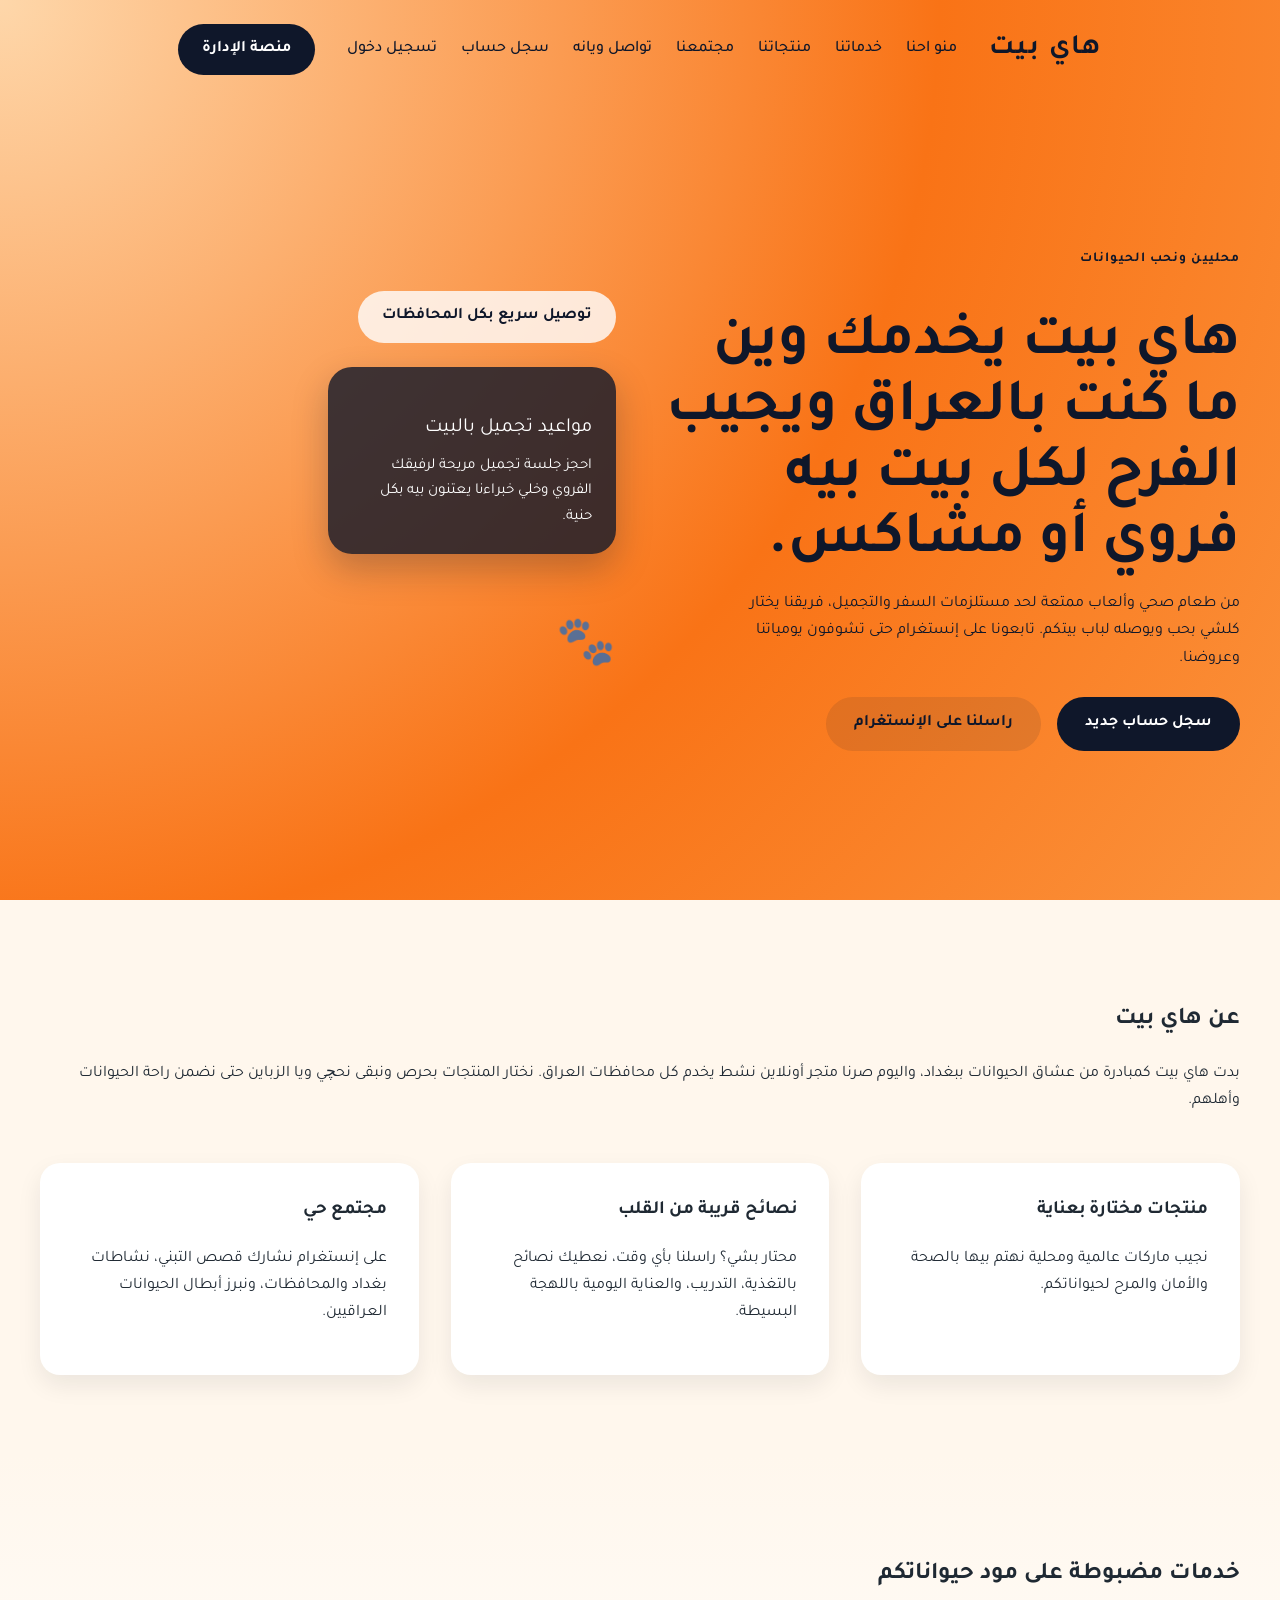
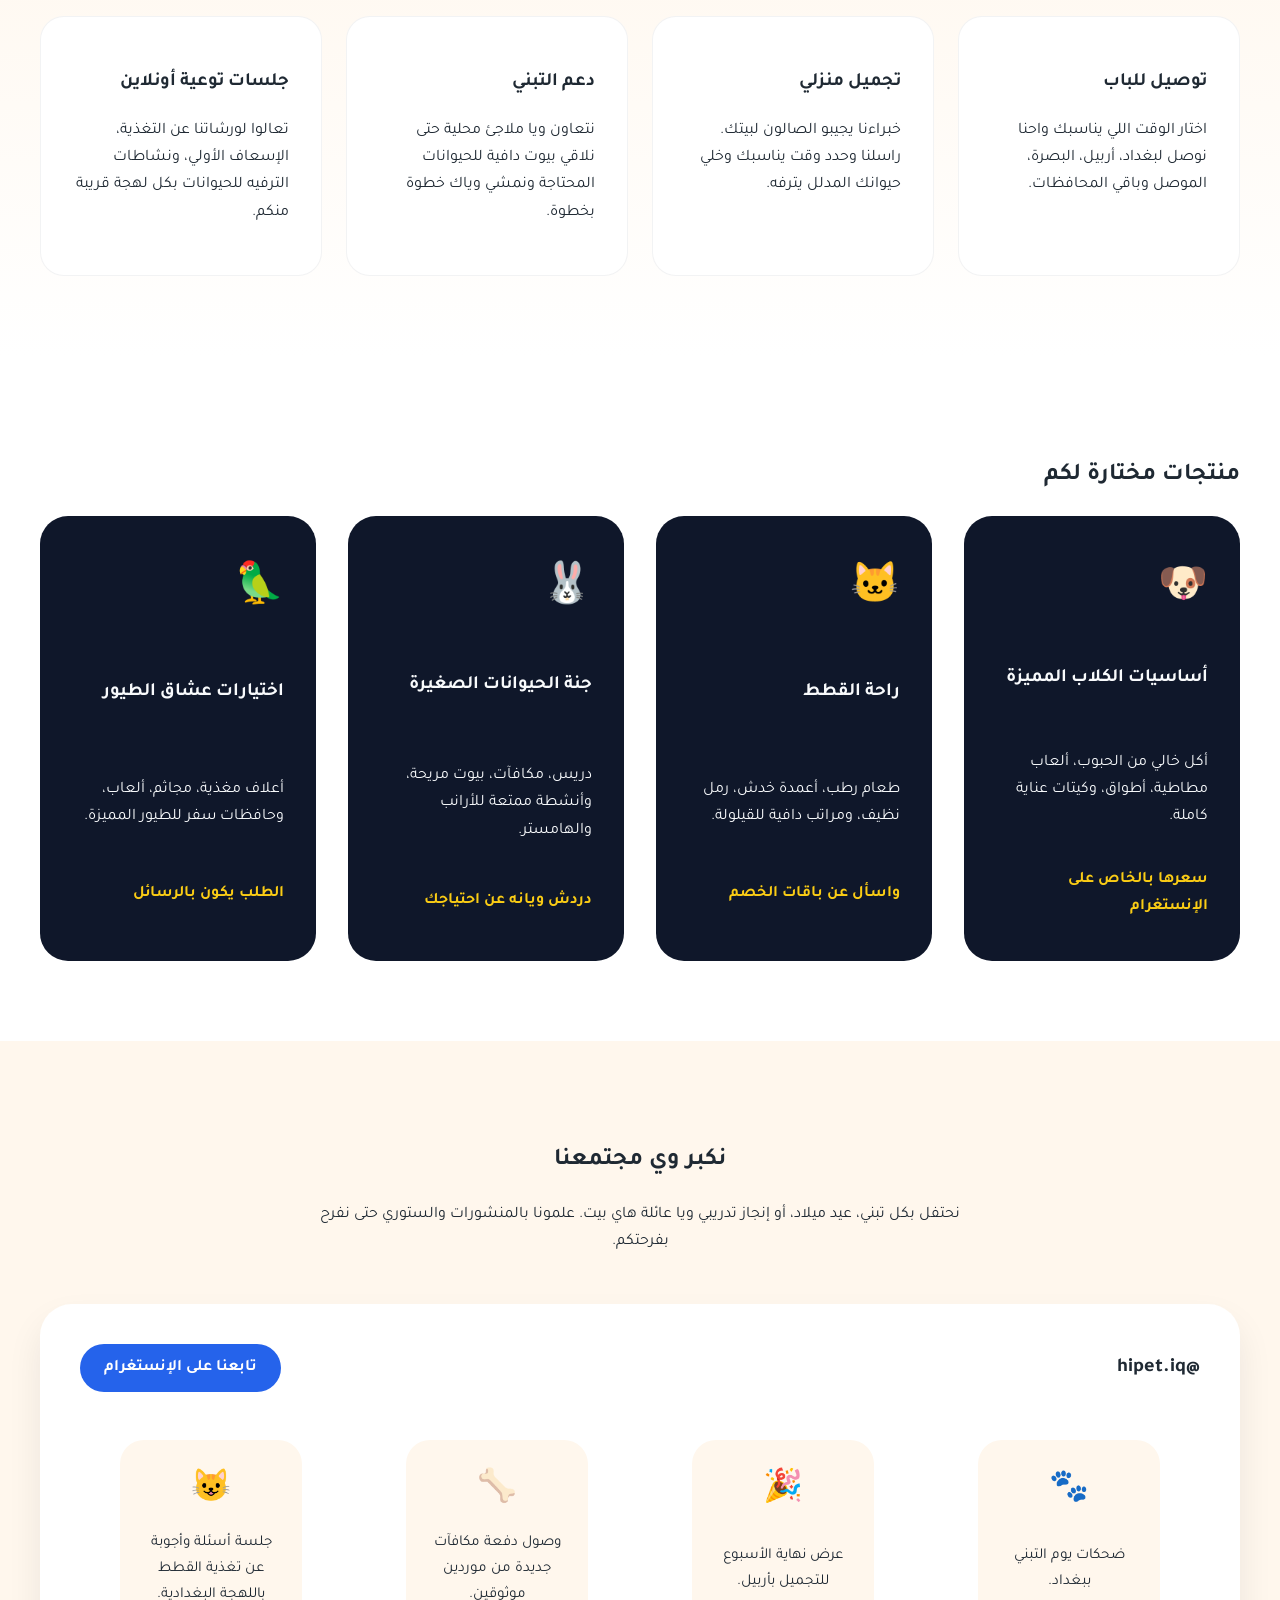
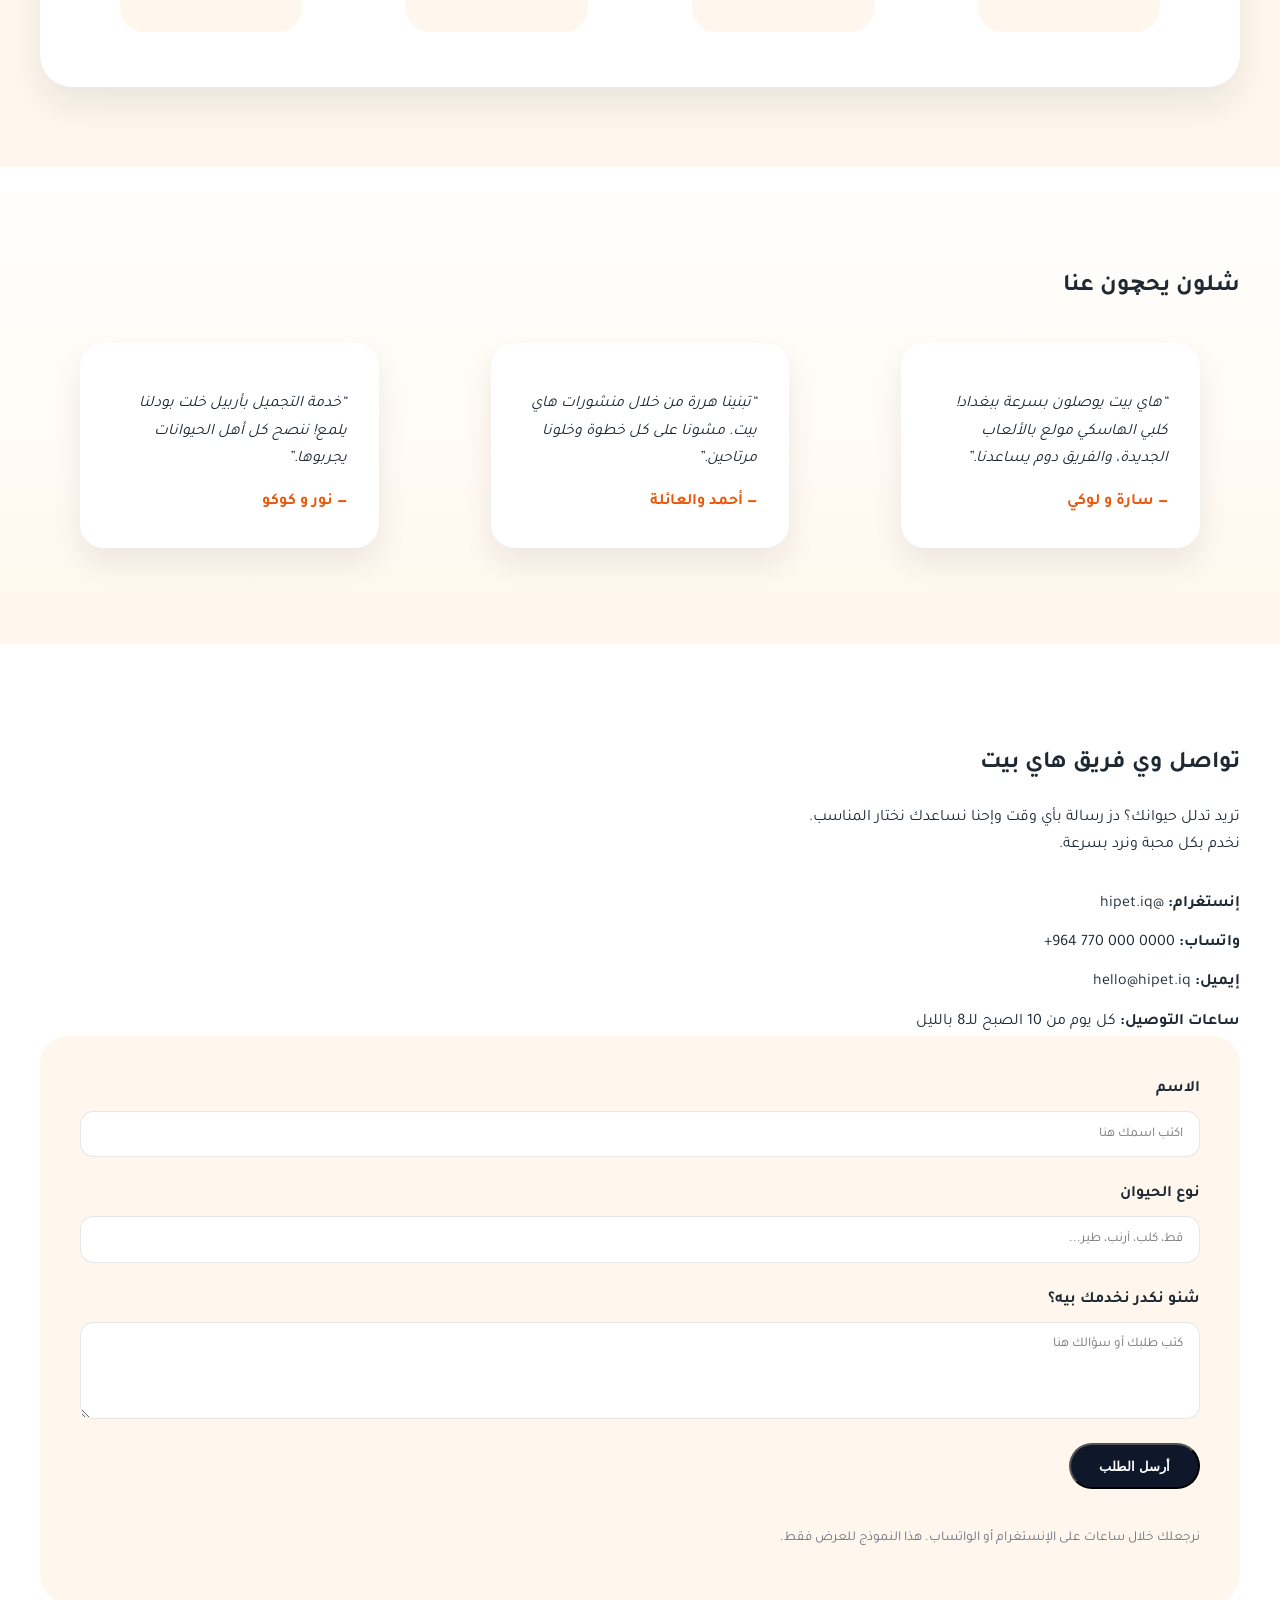
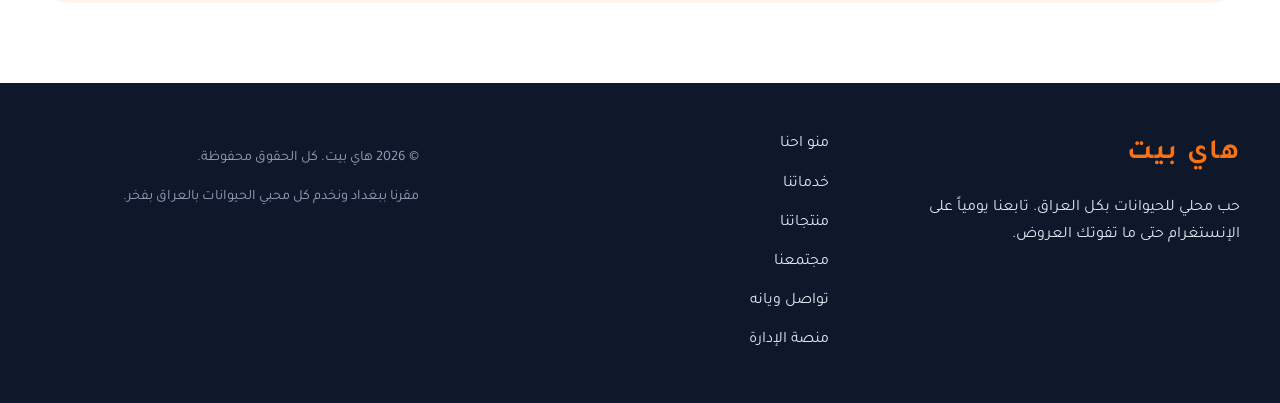
<file: index.html>
<!DOCTYPE html>
<html lang="ar" dir="rtl">
  <head>
    <meta charset="UTF-8" />
    <meta name="viewport" content="width=device-width, initial-scale=1.0" />
    <title>هاي بيت | متجر الحيوانات الأليفة أونلاين في العراق</title>
    <meta
      name="description"
      content="هاي بيت هو متجر الحيوانات الأليفة الأونلاين الأقرب إلكم بالعراق. نوصل المستلزمات، نخدمكم بالتجميل، ونبقى متواصلين وياكم على الإنستغرام."
    />
    <link rel="preconnect" href="https://fonts.googleapis.com" />
    <link rel="preconnect" href="https://fonts.gstatic.com" crossorigin />
    <link
      href="https://fonts.googleapis.com/css2?family=Tajawal:wght@400;500;700;800&display=swap"
      rel="stylesheet"
    />
    <link rel="stylesheet" href="styles.css" />
  </head>
  <body>
    <header class="hero">
      <nav class="nav">
        <div class="logo">هاي بيت</div>
        <ul class="nav__links">
          <li><a href="#about">منو احنا</a></li>
          <li><a href="#services">خدماتنا</a></li>
          <li><a href="#products">منتجاتنا</a></li>
          <li><a href="#community">مجتمعنا</a></li>
          <li><a href="#contact">تواصل ويانه</a></li>
          <li><a href="register.html">سجل حساب</a></li>
          <li><a href="login.html">تسجيل دخول</a></li>
        </ul>
        <a class="nav__cta" href="admin.html">منصة الإدارة</a>
      </nav>
      <div class="hero__content">
        <div class="hero__text">
          <p class="eyebrow">محليين ونحب الحيوانات</p>
          <h1>
            هاي بيت يخدمك وين ما كنت بالعراق ويجيب الفرح لكل بيت بيه فروي أو مشاكس.
          </h1>
          <p>
            من طعام صحي وألعاب ممتعة لحد مستلزمات السفر والتجميل، فريقنا يختار كلشي بحب
            ويوصله لباب بيتكم. تابعونا على إنستغرام حتى تشوفون يومياتنا وعروضنا.
          </p>
          <div class="hero__actions">
            <a class="btn btn--primary" href="register.html">سجل حساب جديد</a>
            <a class="btn btn--secondary" href="https://instagram.com/hipet.iq" target="_blank" rel="noreferrer"
              >راسلنا على الإنستغرام</a
            >
          </div>
        </div>
        <div class="hero__media" role="presentation">
          <div class="hero__badge">توصيل سريع بكل المحافظات</div>
          <div class="hero__card">
            <p class="hero__card-title">مواعيد تجميل بالبيت</p>
            <p class="hero__card-body">
              احجز جلسة تجميل مريحة لرفيقك الفروي وخلي خبراءنا يعتنون بيه بكل حنية.
            </p>
          </div>
          <div class="hero__paw-print" aria-hidden="true">🐾</div>
        </div>
      </div>
    </header>

    <main>
      <section id="about" class="section about">
        <div class="section__content">
          <h2>عن هاي بيت</h2>
          <p>
            بدت هاي بيت كمبادرة من عشاق الحيوانات ببغداد، واليوم صرنا متجر أونلاين نشط يخدم كل محافظات العراق.
            نختار المنتجات بحرص ونبقى نحچي ويا الزباين حتى نضمن راحة الحيوانات وأهلهم.
          </p>
          <div class="about__grid">
            <article class="about__item">
              <h3>منتجات مختارة بعناية</h3>
              <p>
                نجيب ماركات عالمية ومحلية نهتم بيها بالصحة والأمان والمرح لحيواناتكم.
              </p>
            </article>
            <article class="about__item">
              <h3>نصائح قريبة من القلب</h3>
              <p>
                محتار بشي؟ راسلنا بأي وقت، نعطيك نصائح بالتغذية، التدريب، والعناية اليومية باللهجة البسيطة.
              </p>
            </article>
            <article class="about__item">
              <h3>مجتمع حي</h3>
              <p>
                على إنستغرام نشارك قصص التبني، نشاطات بغداد والمحافظات، ونبرز أبطال الحيوانات العراقيين.
              </p>
            </article>
          </div>
        </div>
      </section>

      <section id="services" class="section services">
        <div class="section__content">
          <h2>خدمات مضبوطة على مود حيواناتكم</h2>
          <div class="services__grid">
            <article class="service-card">
              <h3>توصيل للباب</h3>
              <p>
                اختار الوقت اللي يناسبك واحنا نوصل لبغداد، أربيل، البصرة، الموصل وباقي المحافظات.
              </p>
            </article>
            <article class="service-card">
              <h3>تجميل منزلي</h3>
              <p>
                خبراءنا يجيبو الصالون لبيتك. راسلنا وحدد وقت يناسبك وخلي حيوانك المدلل يترفه.
              </p>
            </article>
            <article class="service-card">
              <h3>دعم التبني</h3>
              <p>
                نتعاون ويا ملاجئ محلية حتى نلاقي بيوت دافية للحيوانات المحتاجة ونمشي وياك خطوة بخطوة.
              </p>
            </article>
            <article class="service-card">
              <h3>جلسات توعية أونلاين</h3>
              <p>
                تعالوا لورشاتنا عن التغذية، الإسعاف الأولي، ونشاطات الترفيه للحيوانات بكل لهجة قريبة منكم.
              </p>
            </article>
          </div>
        </div>
      </section>

      <section id="products" class="section products">
        <div class="section__content">
          <h2>منتجات مختارة لكم</h2>
          <div class="products__grid">
            <article class="product-card">
              <div class="product-card__icon" aria-hidden="true">🐶</div>
              <h3>أساسيات الكلاب المميزة</h3>
              <p>أكل خالي من الحبوب، ألعاب مطاطية، أطواق، وكيتات عناية كاملة.</p>
              <a class="product-card__cta" href="https://instagram.com/hipet.iq" target="_blank" rel="noreferrer"
                >سعرها بالخاص على الإنستغرام</a
              >
            </article>
            <article class="product-card">
              <div class="product-card__icon" aria-hidden="true">🐱</div>
              <h3>راحة القطط</h3>
              <p>طعام رطب، أعمدة خدش، رمل نظيف، ومراتب دافية للقيلولة.</p>
              <a class="product-card__cta" href="https://instagram.com/hipet.iq" target="_blank" rel="noreferrer"
                >واسأل عن باقات الخصم</a
              >
            </article>
            <article class="product-card">
              <div class="product-card__icon" aria-hidden="true">🐰</div>
              <h3>جنة الحيوانات الصغيرة</h3>
              <p>دريس، مكافآت، بيوت مريحة، وأنشطة ممتعة للأرانب والهامستر.</p>
              <a class="product-card__cta" href="https://instagram.com/hipet.iq" target="_blank" rel="noreferrer"
                >دردش ويانه عن احتياجك</a
              >
            </article>
            <article class="product-card">
              <div class="product-card__icon" aria-hidden="true">🦜</div>
              <h3>اختيارات عشاق الطيور</h3>
              <p>أعلاف مغذية، مجاثم، ألعاب، وحافظات سفر للطيور المميزة.</p>
              <a class="product-card__cta" href="https://instagram.com/hipet.iq" target="_blank" rel="noreferrer"
                >الطلب يكون بالرسائل</a
              >
            </article>
          </div>
        </div>
      </section>

      <section id="community" class="section community">
        <div class="section__content">
          <div class="community__intro">
            <h2>نكبر وي مجتمعنا</h2>
            <p>
              نحتفل بكل تبني، عيد ميلاد، أو إنجاز تدريبي ويا عائلة هاي بيت. علمونا بالمنشورات والستوري حتى نفرح
              بفرحتكم.
            </p>
          </div>
          <div class="community__instagram">
            <div class="instagram__header">
              <span class="instagram__tag">@hipet.iq</span>
              <a class="instagram__cta" href="https://instagram.com/hipet.iq" target="_blank" rel="noreferrer"
                >تابعنا على الإنستغرام</a
              >
            </div>
            <div class="instagram__grid">
              <figure class="instagram__item">
                <div class="placeholder" aria-hidden="true">🐾</div>
                <figcaption>ضحكات يوم التبني ببغداد.</figcaption>
              </figure>
              <figure class="instagram__item">
                <div class="placeholder" aria-hidden="true">🎉</div>
                <figcaption>عرض نهاية الأسبوع للتجميل بأربيل.</figcaption>
              </figure>
              <figure class="instagram__item">
                <div class="placeholder" aria-hidden="true">🦴</div>
                <figcaption>وصول دفعة مكافآت جديدة من موردين موثوقين.</figcaption>
              </figure>
              <figure class="instagram__item">
                <div class="placeholder" aria-hidden="true">😺</div>
                <figcaption>جلسة أسئلة وأجوبة عن تغذية القطط باللهجة البغدادية.</figcaption>
              </figure>
            </div>
          </div>
        </div>
      </section>

      <section class="section testimonials">
        <div class="section__content">
          <h2>شلون يحچون عنا</h2>
          <div class="testimonials__grid">
            <blockquote class="testimonial">
              <p>
                “هاي بيت يوصلون بسرعة ببغداد! كلبي الهاسكي مولع بالألعاب الجديدة، والفريق دوم يساعدنا.”
              </p>
              <cite>— سارة و لوكي</cite>
            </blockquote>
            <blockquote class="testimonial">
              <p>
                “تبنينا هررة من خلال منشورات هاي بيت. مشونا على كل خطوة وخلونا مرتاحين.”
              </p>
              <cite>— أحمد والعائلة</cite>
            </blockquote>
            <blockquote class="testimonial">
              <p>
                “خدمة التجميل بأربيل خلت بودلنا يلمع! ننصح كل أهل الحيوانات يجربوها.”
              </p>
              <cite>— نور و كوكو</cite>
            </blockquote>
          </div>
        </div>
      </section>

      <section id="contact" class="section contact">
        <div class="section__content">
          <div class="contact__info">
            <h2>تواصل وي فريق هاي بيت</h2>
            <p>
              تريد تدلل حيوانك؟ دز رسالة بأي وقت وإحنا نساعدك نختار المناسب. نخدم بكل محبة ونرد بسرعة.
            </p>
            <ul class="contact__list">
              <li><strong>إنستغرام:</strong> <a href="https://instagram.com/hipet.iq" target="_blank" rel="noreferrer">@hipet.iq</a></li>
              <li><strong>واتساب:</strong> ‎+964 770 000 0000</li>
              <li><strong>إيميل:</strong> hello@hipet.iq</li>
              <li><strong>ساعات التوصيل:</strong> كل يوم من 10 الصبح للـ8 بالليل</li>
            </ul>
          </div>
          <form class="contact__form" aria-label="نموذج تواصل">
            <div class="form__row">
              <label class="form__label" for="name">الاسم</label>
              <input class="form__input" type="text" id="name" name="name" placeholder="اكتب اسمك هنا" />
            </div>
            <div class="form__row">
              <label class="form__label" for="pet">نوع الحيوان</label>
              <input
                class="form__input"
                type="text"
                id="pet"
                name="pet"
                placeholder="قط، كلب، أرنب، طير..."
              />
            </div>
            <div class="form__row">
              <label class="form__label" for="message">شنو نكدر نخدمك بيه؟</label>
              <textarea
                class="form__input form__input--textarea"
                id="message"
                name="message"
                rows="4"
                placeholder="كتب طلبك أو سؤالك هنا"
              ></textarea>
            </div>
            <button class="btn btn--primary form__submit" type="submit">أرسل الطلب</button>
            <p class="form__note">
              نرجعلك خلال ساعات على الإنستغرام أو الواتساب. هذا النموذج للعرض فقط.
            </p>
          </form>
        </div>
      </section>
    </main>

    <footer class="footer">
      <div class="footer__content">
        <div>
          <div class="logo logo--footer">هاي بيت</div>
          <p>حب محلي للحيوانات بكل العراق. تابعنا يومياً على الإنستغرام حتى ما تفوتك العروض.</p>
        </div>
        <div class="footer__links">
          <a href="#about">منو احنا</a>
          <a href="#services">خدماتنا</a>
          <a href="#products">منتجاتنا</a>
          <a href="#community">مجتمعنا</a>
          <a href="#contact">تواصل ويانه</a>
          <a href="admin.html">منصة الإدارة</a>
        </div>
        <div class="footer__meta">
          <p>© <span id="year"></span> هاي بيت. كل الحقوق محفوظة.</p>
          <p>مقرنا ببغداد ونخدم كل محبي الحيوانات بالعراق بفخر.</p>
        </div>
      </div>
    </footer>

    <script src="scripts.js"></script>
  </body>
</html>
</file>
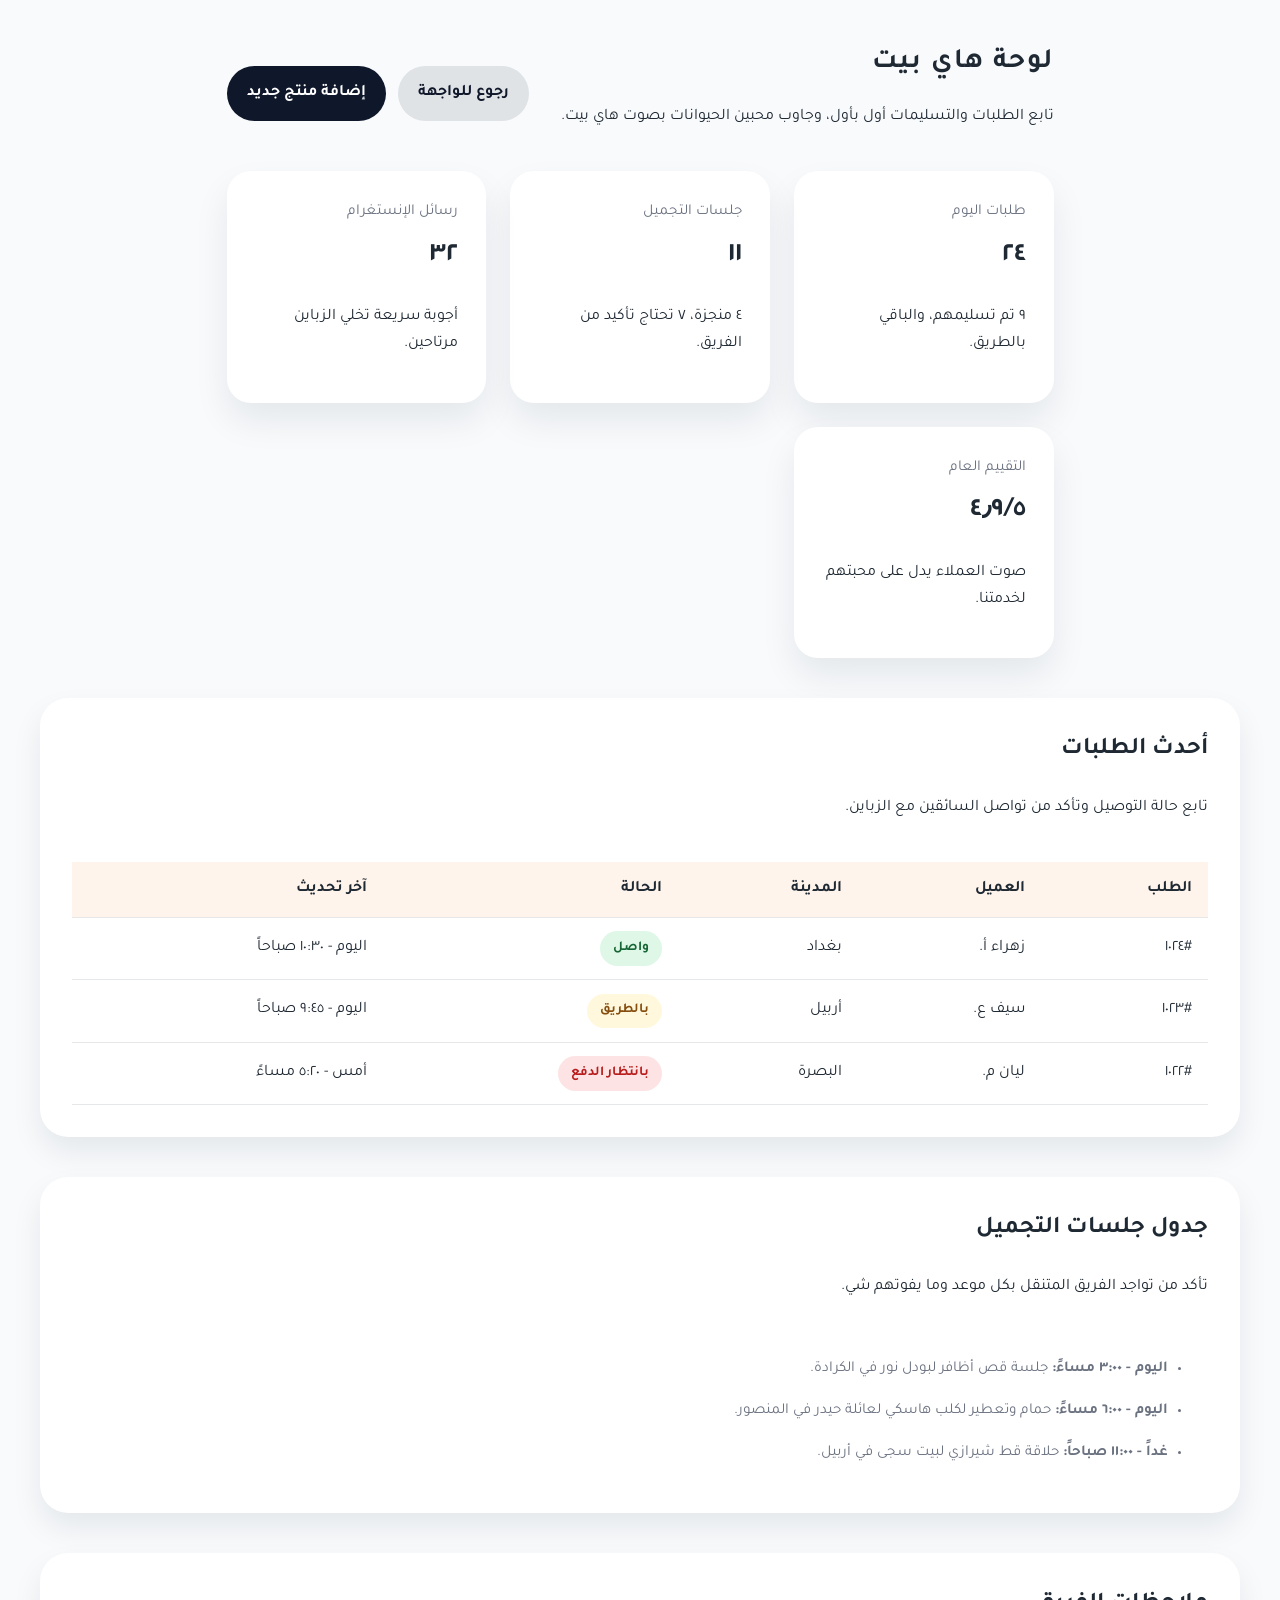
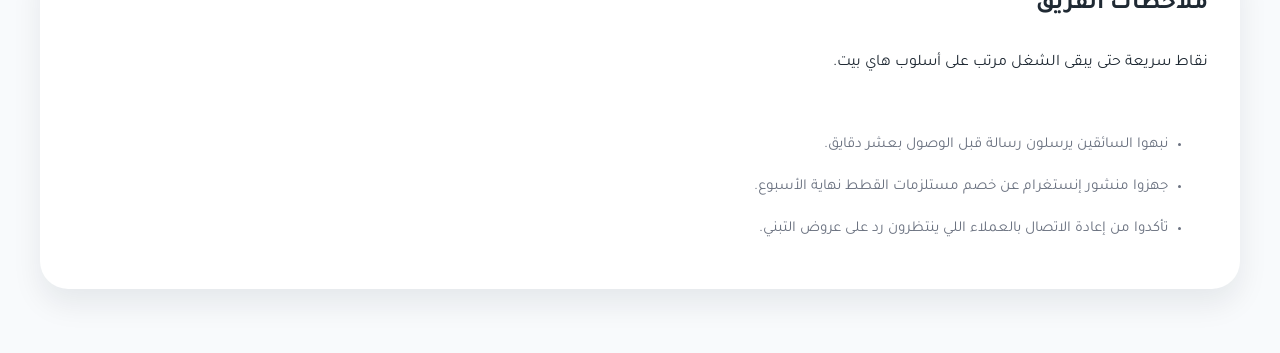
<file: admin.html>
<!DOCTYPE html>
<html lang="ar" dir="rtl">
  <head>
    <meta charset="UTF-8" />
    <meta name="viewport" content="width=device-width, initial-scale=1.0" />
    <title>منصة الإدارة | هاي بيت</title>
    <meta
      name="description"
      content="منصة إدارة هاي بيت لمتابعة الطلبات، جدول التجميل، ورسائل العملاء بلهجتنا العراقية."
    />
    <link rel="preconnect" href="https://fonts.googleapis.com" />
    <link rel="preconnect" href="https://fonts.gstatic.com" crossorigin />
    <link
      href="https://fonts.googleapis.com/css2?family=Tajawal:wght@400;500;700;800&display=swap"
      rel="stylesheet"
    />
    <link rel="stylesheet" href="styles.css" />
  </head>
  <body>
    <main class="admin">
      <header class="admin__header">
        <div class="admin__topbar">
          <div>
            <div class="logo">لوحة هاي بيت</div>
            <p>تابع الطلبات والتسليمات أول بأول، وجاوب محبين الحيوانات بصوت هاي بيت.</p>
          </div>
          <div class="admin__actions">
            <a class="btn btn--secondary" href="index.html">رجوع للواجهة</a>
            <a class="btn btn--primary" href="#">إضافة منتج جديد</a>
          </div>
        </div>
        <div class="admin__stats">
          <article class="stat-card">
            <span>طلبات اليوم</span>
            <strong>٢٤</strong>
            <p>٩ تم تسليمهم، والباقي بالطريق.</p>
          </article>
          <article class="stat-card">
            <span>جلسات التجميل</span>
            <strong>١١</strong>
            <p>٤ منجزة، ٧ تحتاج تأكيد من الفريق.</p>
          </article>
          <article class="stat-card">
            <span>رسائل الإنستغرام</span>
            <strong>٣٢</strong>
            <p>أجوبة سريعة تخلي الزباين مرتاحين.</p>
          </article>
          <article class="stat-card">
            <span>التقييم العام</span>
            <strong>٤٫٩/٥</strong>
            <p>صوت العملاء يدل على محبتهم لخدمتنا.</p>
          </article>
        </div>
      </header>

      <div class="admin__content">
        <section class="admin__section" aria-labelledby="orders-title">
          <div class="admin__section-header">
            <h2 id="orders-title">أحدث الطلبات</h2>
            <p>تابع حالة التوصيل وتأكد من تواصل السائقين مع الزباين.</p>
          </div>
          <div class="admin__table-wrapper">
            <table class="admin__table">
              <thead>
                <tr>
                  <th scope="col">الطلب</th>
                  <th scope="col">العميل</th>
                  <th scope="col">المدينة</th>
                  <th scope="col">الحالة</th>
                  <th scope="col">آخر تحديث</th>
                </tr>
              </thead>
              <tbody>
                <tr>
                  <td>#١٠٢٤</td>
                  <td>زهراء أ.</td>
                  <td>بغداد</td>
                  <td><span class="badge badge--success">واصل</span></td>
                  <td>اليوم - ١٠:٣٠ صباحاً</td>
                </tr>
                <tr>
                  <td>#١٠٢٣</td>
                  <td>سيف ع.</td>
                  <td>أربيل</td>
                  <td><span class="badge badge--pending">بالطريق</span></td>
                  <td>اليوم - ٩:٤٥ صباحاً</td>
                </tr>
                <tr>
                  <td>#١٠٢٢</td>
                  <td>ليان م.</td>
                  <td>البصرة</td>
                  <td><span class="badge badge--alert">بانتظار الدفع</span></td>
                  <td>أمس - ٥:٢٠ مساءً</td>
                </tr>
              </tbody>
            </table>
          </div>
        </section>

        <section class="admin__section" aria-labelledby="grooming-title">
          <div class="admin__section-header">
            <h2 id="grooming-title">جدول جلسات التجميل</h2>
            <p>تأكد من تواجد الفريق المتنقل بكل موعد وما يفوتهم شي.</p>
          </div>
          <ul class="admin__notes">
            <li><strong>اليوم - ٣:٠٠ مساءً:</strong> جلسة قص أظافر لبودل نور في الكرادة.</li>
            <li><strong>اليوم - ٦:٠٠ مساءً:</strong> حمام وتعطير لكلب هاسكي لعائلة حيدر في المنصور.</li>
            <li><strong>غداً - ١١:٠٠ صباحاً:</strong> حلاقة قط شيرازي لبيت سجى في أربيل.</li>
          </ul>
        </section>

        <section class="admin__section" aria-labelledby="notes-title">
          <div class="admin__section-header">
            <h2 id="notes-title">ملاحظات الفريق</h2>
            <p>نقاط سريعة حتى يبقى الشغل مرتب على أسلوب هاي بيت.</p>
          </div>
          <ul class="admin__notes">
            <li>نبهوا السائقين يرسلون رسالة قبل الوصول بعشر دقايق.</li>
            <li>جهزوا منشور إنستغرام عن خصم مستلزمات القطط نهاية الأسبوع.</li>
            <li>تأكدوا من إعادة الاتصال بالعملاء اللي ينتظرون رد على عروض التبني.</li>
          </ul>
        </section>
      </div>
    </main>
  </body>
</html>
</file>
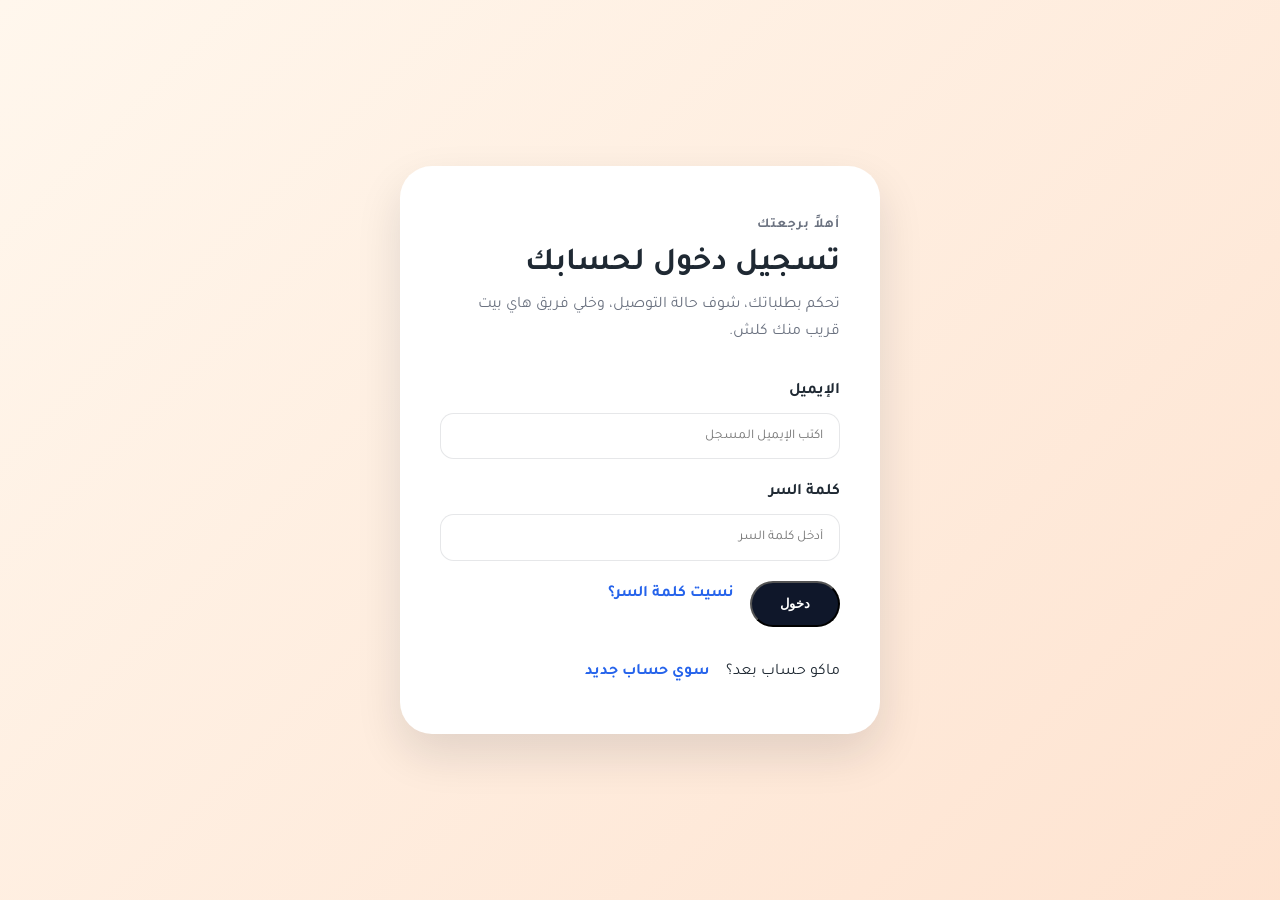
<file: login.html>
<!DOCTYPE html>
<html lang="ar" dir="rtl">
  <head>
    <meta charset="UTF-8" />
    <meta name="viewport" content="width=device-width, initial-scale=1.0" />
    <title>تسجيل دخول | هاي بيت</title>
    <meta name="description" content="سجل دخولك إلى هاي بيت وتابع طلباتك وخدمات التجميل بسهولة." />
    <link rel="preconnect" href="https://fonts.googleapis.com" />
    <link rel="preconnect" href="https://fonts.gstatic.com" crossorigin />
    <link
      href="https://fonts.googleapis.com/css2?family=Tajawal:wght@400;500;700;800&display=swap"
      rel="stylesheet"
    />
    <link rel="stylesheet" href="styles.css" />
  </head>
  <body>
    <main class="auth-page">
      <section class="auth-card" aria-labelledby="login-title">
        <header>
          <p class="eyebrow">أهلاً برجعتك</p>
          <h1 id="login-title">تسجيل دخول لحسابك</h1>
          <p>تحكم بطلباتك، شوف حالة التوصيل، وخلي فريق هاي بيت قريب منك كلش.</p>
        </header>
        <form class="auth-form" aria-label="نموذج تسجيل دخول">
          <div class="form__row">
            <label class="form__label" for="login-email">الإيميل</label>
            <input
              class="form__input"
              type="email"
              id="login-email"
              name="email"
              placeholder="اكتب الإيميل المسجل"
              required
            />
          </div>
          <div class="form__row">
            <label class="form__label" for="login-password">كلمة السر</label>
            <input
              class="form__input"
              type="password"
              id="login-password"
              name="password"
              placeholder="أدخل كلمة السر"
              required
            />
          </div>
          <div class="auth-actions">
            <button class="btn btn--primary" type="submit">دخول</button>
            <a href="#">نسيت كلمة السر؟</a>
          </div>
        </form>
        <footer class="auth-actions">
          <span>ماكو حساب بعد؟</span>
          <a href="register.html">سوي حساب جديد</a>
        </footer>
      </section>
    </main>
  </body>
</html>
</file>
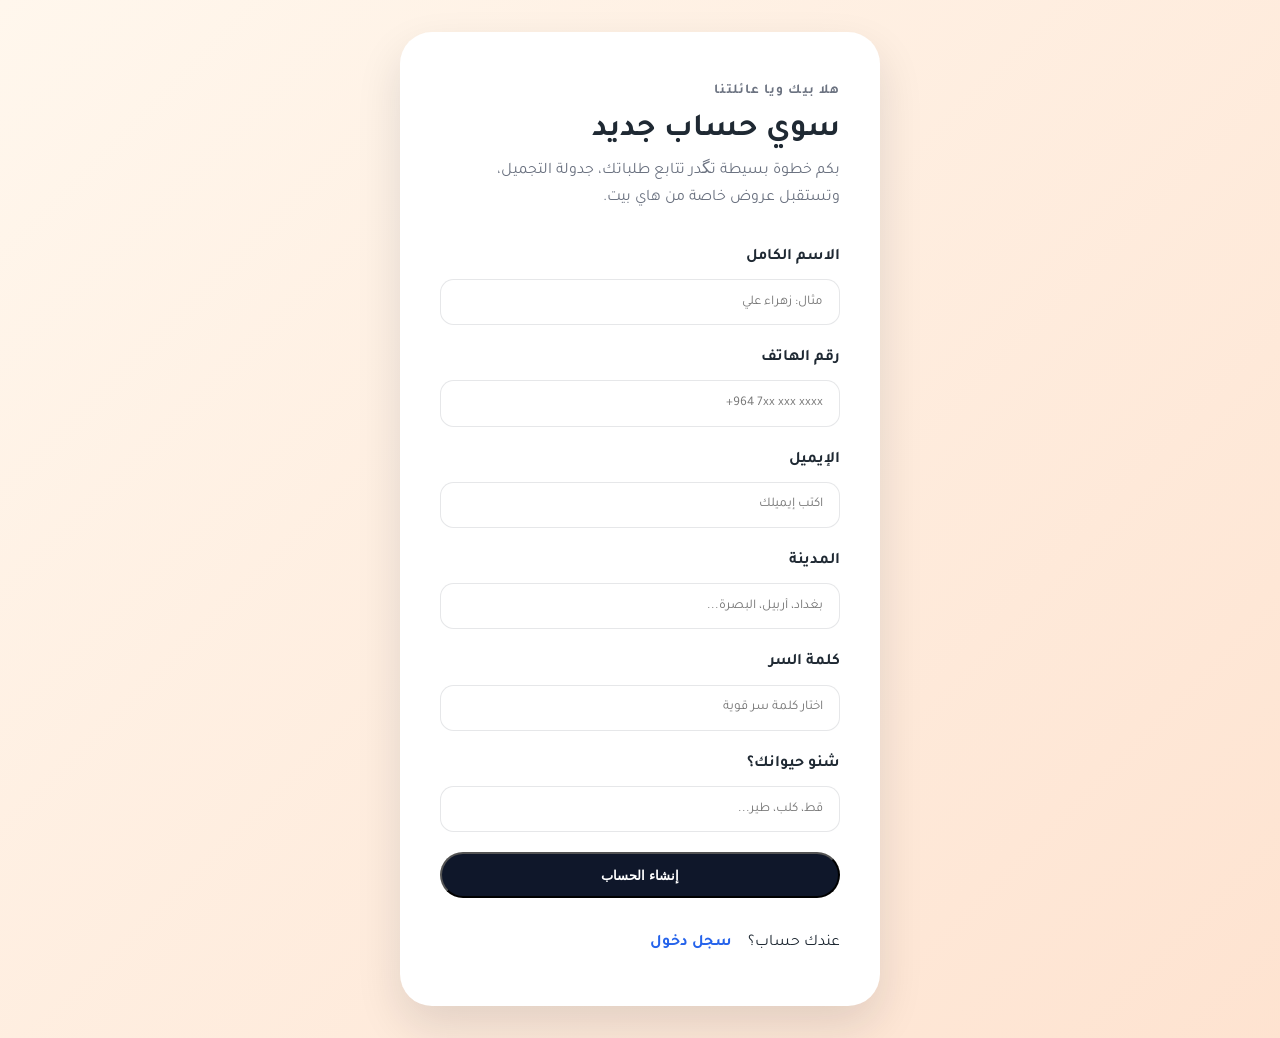
<file: register.html>
<!DOCTYPE html>
<html lang="ar" dir="rtl">
  <head>
    <meta charset="UTF-8" />
    <meta name="viewport" content="width=device-width, initial-scale=1.0" />
    <title>إنشاء حساب | هاي بيت</title>
    <meta name="description" content="سجل حسابك الجديد ويا هاي بيت وخلينا نوصل لحيوانك كل شي يحتاجه." />
    <link rel="preconnect" href="https://fonts.googleapis.com" />
    <link rel="preconnect" href="https://fonts.gstatic.com" crossorigin />
    <link
      href="https://fonts.googleapis.com/css2?family=Tajawal:wght@400;500;700;800&display=swap"
      rel="stylesheet"
    />
    <link rel="stylesheet" href="styles.css" />
  </head>
  <body>
    <main class="auth-page">
      <section class="auth-card" aria-labelledby="register-title">
        <header>
          <p class="eyebrow">هلا بيك ويا عائلتنا</p>
          <h1 id="register-title">سوي حساب جديد</h1>
          <p>بكم خطوة بسيطة تگدر تتابع طلباتك، جدولة التجميل، وتستقبل عروض خاصة من هاي بيت.</p>
        </header>
        <form class="auth-form" aria-label="نموذج إنشاء حساب">
          <div class="form__row">
            <label class="form__label" for="register-name">الاسم الكامل</label>
            <input
              class="form__input"
              type="text"
              id="register-name"
              name="name"
              placeholder="مثال: زهراء علي"
              required
            />
          </div>
          <div class="form__row">
            <label class="form__label" for="register-phone">رقم الهاتف</label>
            <input
              class="form__input"
              type="tel"
              id="register-phone"
              name="phone"
              placeholder="‎+964 7xx xxx xxxx"
              required
            />
          </div>
          <div class="form__row">
            <label class="form__label" for="register-email">الإيميل</label>
            <input
              class="form__input"
              type="email"
              id="register-email"
              name="email"
              placeholder="اكتب إيميلك"
              required
            />
          </div>
          <div class="form__row">
            <label class="form__label" for="register-city">المدينة</label>
            <input
              class="form__input"
              type="text"
              id="register-city"
              name="city"
              placeholder="بغداد، أربيل، البصرة..."
              required
            />
          </div>
          <div class="form__row">
            <label class="form__label" for="register-password">كلمة السر</label>
            <input
              class="form__input"
              type="password"
              id="register-password"
              name="password"
              placeholder="اختار كلمة سر قوية"
              required
            />
          </div>
          <div class="form__row">
            <label class="form__label" for="register-pet">شنو حيوانك؟</label>
            <input
              class="form__input"
              type="text"
              id="register-pet"
              name="pet"
              placeholder="قط، كلب، طير..."
            />
          </div>
          <button class="btn btn--primary" type="submit">إنشاء الحساب</button>
        </form>
        <footer class="auth-actions">
          <span>عندك حساب؟</span>
          <a href="login.html">سجل دخول</a>
        </footer>
      </section>
    </main>
  </body>
</html>
</file>
<file: styles.css>
:root {
  --color-primary: #f97316;
  --color-primary-dark: #ea580c;
  --color-secondary: #2563eb;
  --color-bg: #fff7ed;
  --color-text: #1f2933;
  --color-muted: #6b7280;
  --max-width: 1200px;
  font-size: 16px;
}

* {
  box-sizing: border-box;
}

body {
  margin: 0;
  font-family: 'Tajawal', sans-serif;
  color: var(--color-text);
  background-color: #ffffff;
  line-height: 1.7;
  direction: rtl;
  text-align: right;
}

a {
  color: inherit;
  text-decoration: none;
}

a:hover,
a:focus {
  text-decoration: underline;
}

img {
  max-width: 100%;
  display: block;
}

.section {
  padding: 5rem 1.5rem;
}

.section__content {
  max-width: var(--max-width);
  margin: 0 auto;
}

.hero {
  background: radial-gradient(circle at top left, #fed7aa 0%, #f97316 60%, #fb923c 100%);
  color: #0f172a;
  padding: 1.5rem;
  min-height: 100vh;
  display: flex;
  flex-direction: column;
}

.nav {
  display: flex;
  align-items: center;
  justify-content: space-between;
  gap: 2rem;
  max-width: var(--max-width);
  margin: 0 auto;
}

.logo {
  font-weight: 700;
  font-size: 1.75rem;
  letter-spacing: 0.05em;
}

.logo--footer {
  color: var(--color-primary);
}

.nav__links {
  display: flex;
  list-style: none;
  gap: 1.5rem;
  padding: 0;
  margin: 0;
  font-weight: 500;
  flex-wrap: wrap;
  justify-content: flex-start;
}

.nav__cta {
  background: #0f172a;
  color: #ffffff;
  padding: 0.75rem 1.5rem;
  border-radius: 999px;
  font-weight: 600;
  transition: background 0.2s ease;
}

.nav__cta:hover,
.nav__cta:focus {
  background: #1e293b;
}

.hero__content {
  display: grid;
  grid-template-columns: repeat(auto-fit, minmax(280px, 1fr));
  align-items: center;
  gap: 3rem;
  flex: 1;
  max-width: var(--max-width);
  margin: 4rem auto 2rem;
}

.hero__text h1 {
  font-size: clamp(2.25rem, 4vw + 1rem, 3.75rem);
  line-height: 1.1;
  margin-bottom: 1rem;
}

.hero__text p {
  margin: 1rem 0;
  max-width: 32rem;
}

.eyebrow {
  letter-spacing: 0.08em;
  font-weight: 600;
  font-size: 0.85rem;
  color: #0f172a;
}

.hero__actions {
  display: flex;
  flex-wrap: wrap;
  gap: 1rem;
  margin-top: 1.5rem;
}

.btn {
  display: inline-flex;
  align-items: center;
  justify-content: center;
  padding: 0.85rem 1.75rem;
  border-radius: 999px;
  font-weight: 600;
  transition: transform 0.2s ease, box-shadow 0.2s ease;
}

.btn--primary {
  background: #0f172a;
  color: #ffffff;
}

.btn--secondary {
  background: rgba(15, 23, 42, 0.1);
  color: #0f172a;
}

.btn:hover,
.btn:focus {
  transform: translateY(-2px);
  box-shadow: 0 10px 20px rgba(15, 23, 42, 0.2);
}

.hero__media {
  position: relative;
  display: grid;
  gap: 1.5rem;
  justify-items: start;
}

.hero__badge {
  background: rgba(255, 255, 255, 0.8);
  padding: 0.75rem 1.5rem;
  border-radius: 999px;
  font-weight: 600;
}

.hero__card {
  background: rgba(15, 23, 42, 0.8);
  color: #ffffff;
  padding: 1.5rem;
  border-radius: 1.5rem;
  max-width: 18rem;
  box-shadow: 0 15px 35px rgba(15, 23, 42, 0.25);
}

.hero__card-title {
  font-size: 1.25rem;
  margin-bottom: 0.5rem;
}

.hero__card-body {
  margin: 0;
  font-size: 0.95rem;
}

.hero__paw-print {
  font-size: 3rem;
  opacity: 0.7;
  margin-top: 2rem;
}

.about {
  background: var(--color-bg);
}

.about__grid {
  display: grid;
  gap: 2rem;
  grid-template-columns: repeat(auto-fit, minmax(220px, 1fr));
  margin-top: 3rem;
}

.about__item {
  background: #ffffff;
  padding: 2rem;
  border-radius: 1.25rem;
  box-shadow: 0 10px 25px rgba(15, 23, 42, 0.08);
}

.about__item h3 {
  margin-top: 0;
}

.services {
  background: linear-gradient(180deg, #fff7ed 0%, #ffffff 100%);
}

.services__grid {
  display: grid;
  gap: 1.5rem;
  grid-template-columns: repeat(auto-fit, minmax(220px, 1fr));
}

.service-card {
  background: #ffffff;
  border-radius: 1.5rem;
  padding: 2rem;
  border: 1px solid rgba(15, 23, 42, 0.05);
  transition: transform 0.2s ease, box-shadow 0.2s ease;
}

.service-card:hover,
.service-card:focus-within {
  transform: translateY(-6px);
  box-shadow: 0 18px 40px rgba(15, 23, 42, 0.12);
}

.products {
  background: #ffffff;
}

.products__grid {
  display: grid;
  gap: 2rem;
  grid-template-columns: repeat(auto-fit, minmax(240px, 1fr));
}

.product-card {
  background: #0f172a;
  color: #f8fafc;
  padding: 2.5rem 2rem;
  border-radius: 1.75rem;
  display: grid;
  gap: 1.25rem;
  position: relative;
  overflow: hidden;
}

.product-card__icon {
  font-size: 2.5rem;
}

.product-card__cta {
  color: #facc15;
  font-weight: 600;
}

.community {
  background: var(--color-bg);
}

.community__intro {
  text-align: center;
  max-width: 40rem;
  margin: 0 auto 3rem;
}

.community__instagram {
  background: #ffffff;
  border-radius: 2rem;
  padding: 2.5rem;
  box-shadow: 0 18px 35px rgba(15, 23, 42, 0.08);
}

.instagram__header {
  display: flex;
  flex-wrap: wrap;
  justify-content: space-between;
  align-items: center;
  gap: 1rem;
  margin-bottom: 2rem;
}

.instagram__tag {
  font-weight: 700;
  font-size: 1.25rem;
}

.instagram__cta {
  background: var(--color-secondary);
  color: #ffffff;
  padding: 0.65rem 1.5rem;
  border-radius: 999px;
  font-weight: 600;
}

.instagram__grid {
  display: grid;
  gap: 1.5rem;
  grid-template-columns: repeat(auto-fit, minmax(180px, 1fr));
}

.instagram__item {
  background: var(--color-bg);
  border-radius: 1.5rem;
  padding: 1.5rem;
  text-align: center;
  display: grid;
  gap: 0.75rem;
  font-size: 0.95rem;
}

.placeholder {
  font-size: 2rem;
}

.testimonials {
  background: linear-gradient(180deg, #ffffff 0%, #fff7ed 100%);
}

.testimonials__grid {
  display: grid;
  gap: 2rem;
  grid-template-columns: repeat(auto-fit, minmax(240px, 1fr));
}

.testimonial {
  background: #ffffff;
  padding: 2rem;
  border-radius: 1.5rem;
  box-shadow: 0 15px 30px rgba(15, 23, 42, 0.08);
  font-style: italic;
}

.testimonial cite {
  display: block;
  margin-top: 1rem;
  font-weight: 600;
  color: var(--color-primary-dark);
  font-style: normal;
}

.contact {
  background: #ffffff;
}

.contact__info {
  max-width: 28rem;
}

.contact__list {
  list-style: none;
  padding: 0;
  margin: 2rem 0 0;
  display: grid;
  gap: 0.75rem;
}

.contact__form {
  background: var(--color-bg);
  border-radius: 1.75rem;
  padding: 2.5rem;
  display: grid;
  gap: 1.5rem;
}

.form__row {
  display: grid;
  gap: 0.5rem;
}

.form__label {
  font-weight: 600;
}

.form__input {
  padding: 0.85rem 1rem;
  border: 1px solid rgba(15, 23, 42, 0.1);
  border-radius: 0.85rem;
  font-family: inherit;
  text-align: right;
}

.form__input:focus {
  outline: 2px solid rgba(249, 115, 22, 0.4);
  border-color: rgba(249, 115, 22, 0.4);
}

.form__input--textarea {
  resize: vertical;
}

.form__submit {
  justify-self: start;
}

.form__note {
  font-size: 0.85rem;
  color: var(--color-muted);
}

.footer {
  background: #0f172a;
  color: #e2e8f0;
  padding: 3rem 1.5rem;
}

.footer__content {
  max-width: var(--max-width);
  margin: 0 auto;
  display: grid;
  gap: 2rem;
  grid-template-columns: repeat(auto-fit, minmax(220px, 1fr));
  align-items: start;
}

.footer__links {
  display: grid;
  gap: 0.75rem;
}

.footer__links a {
  color: #e2e8f0;
}

.footer__meta {
  font-size: 0.9rem;
  color: #94a3b8;
}

.auth-page {
  min-height: 100vh;
  background: linear-gradient(135deg, #fff7ed 0%, rgba(249, 115, 22, 0.2) 100%);
  display: flex;
  align-items: center;
  justify-content: center;
  padding: 2rem 1.5rem;
}

.auth-card {
  background: #ffffff;
  border-radius: 2rem;
  padding: 3rem 2.5rem;
  max-width: 480px;
  width: 100%;
  box-shadow: 0 20px 45px rgba(15, 23, 42, 0.12);
  display: grid;
  gap: 2rem;
}

.auth-card h1 {
  margin: 0;
  font-size: 2rem;
}

.auth-card p {
  margin: 0;
  color: var(--color-muted);
}

.auth-form {
  display: grid;
  gap: 1.25rem;
}

.auth-actions {
  display: flex;
  flex-wrap: wrap;
  gap: 1rem;
  justify-content: flex-start;
}

.auth-actions a {
  color: var(--color-secondary);
  font-weight: 600;
}

.admin {
  min-height: 100vh;
  background: #f8fafc;
  padding: 2.5rem 1.5rem 4rem;
  display: grid;
  gap: 2.5rem;
}

.admin__header {
  max-width: var(--max-width);
  margin: 0 auto;
  display: grid;
  gap: 1.5rem;
}

.admin__topbar {
  display: flex;
  flex-wrap: wrap;
  gap: 1rem 2rem;
  align-items: center;
  justify-content: space-between;
}

.admin__actions {
  display: flex;
  flex-wrap: wrap;
  gap: 0.75rem;
}

.admin__actions .btn {
  padding-inline: 1.25rem;
}

.admin__stats {
  display: grid;
  gap: 1.5rem;
  grid-template-columns: repeat(auto-fit, minmax(200px, 1fr));
}

.stat-card {
  background: #ffffff;
  border-radius: 1.5rem;
  padding: 1.75rem;
  box-shadow: 0 18px 35px rgba(15, 23, 42, 0.08);
  display: grid;
  gap: 0.5rem;
}

.stat-card span {
  color: var(--color-muted);
  font-size: 0.95rem;
}

.stat-card strong {
  font-size: 1.75rem;
}

.admin__content {
  max-width: var(--max-width);
  width: 100%;
  margin: 0 auto;
  display: grid;
  gap: 2.5rem;
}

.admin__section {
  background: #ffffff;
  border-radius: 1.75rem;
  padding: 2rem;
  box-shadow: 0 15px 30px rgba(15, 23, 42, 0.08);
  display: grid;
  gap: 1.5rem;
}

.admin__section h2 {
  margin: 0;
  font-size: 1.5rem;
}

.admin__section-header {
  display: grid;
  gap: 0.5rem;
}

.admin__table-wrapper {
  width: 100%;
  overflow-x: auto;
}

.admin__table {
  width: 100%;
  border-collapse: collapse;
}

.admin__table th,
.admin__table td {
  padding: 0.85rem 1rem;
  border-bottom: 1px solid rgba(15, 23, 42, 0.1);
}

.admin__table th {
  font-weight: 700;
  background: rgba(249, 115, 22, 0.08);
}

.badge {
  display: inline-flex;
  align-items: center;
  gap: 0.35rem;
  padding: 0.35rem 0.8rem;
  border-radius: 999px;
  font-size: 0.85rem;
  font-weight: 600;
}

.badge--success {
  background: rgba(34, 197, 94, 0.15);
  color: #166534;
}

.badge--pending {
  background: rgba(250, 204, 21, 0.15);
  color: #854d0e;
}

.badge--alert {
  background: rgba(239, 68, 68, 0.15);
  color: #b91c1c;
}

.admin__notes {
  display: grid;
  gap: 1rem;
  color: var(--color-muted);
  font-size: 0.95rem;
}

@media (max-width: 768px) {
  .nav {
    flex-direction: column;
    align-items: flex-start;
  }

  .nav__links {
    flex-wrap: wrap;
  }

  .hero {
    min-height: auto;
  }

  .hero__content {
    margin: 3rem auto;
  }

  .footer__content {
    text-align: center;
  }

  .form__submit {
    width: 100%;
    justify-self: stretch;
  }
}
</file>
